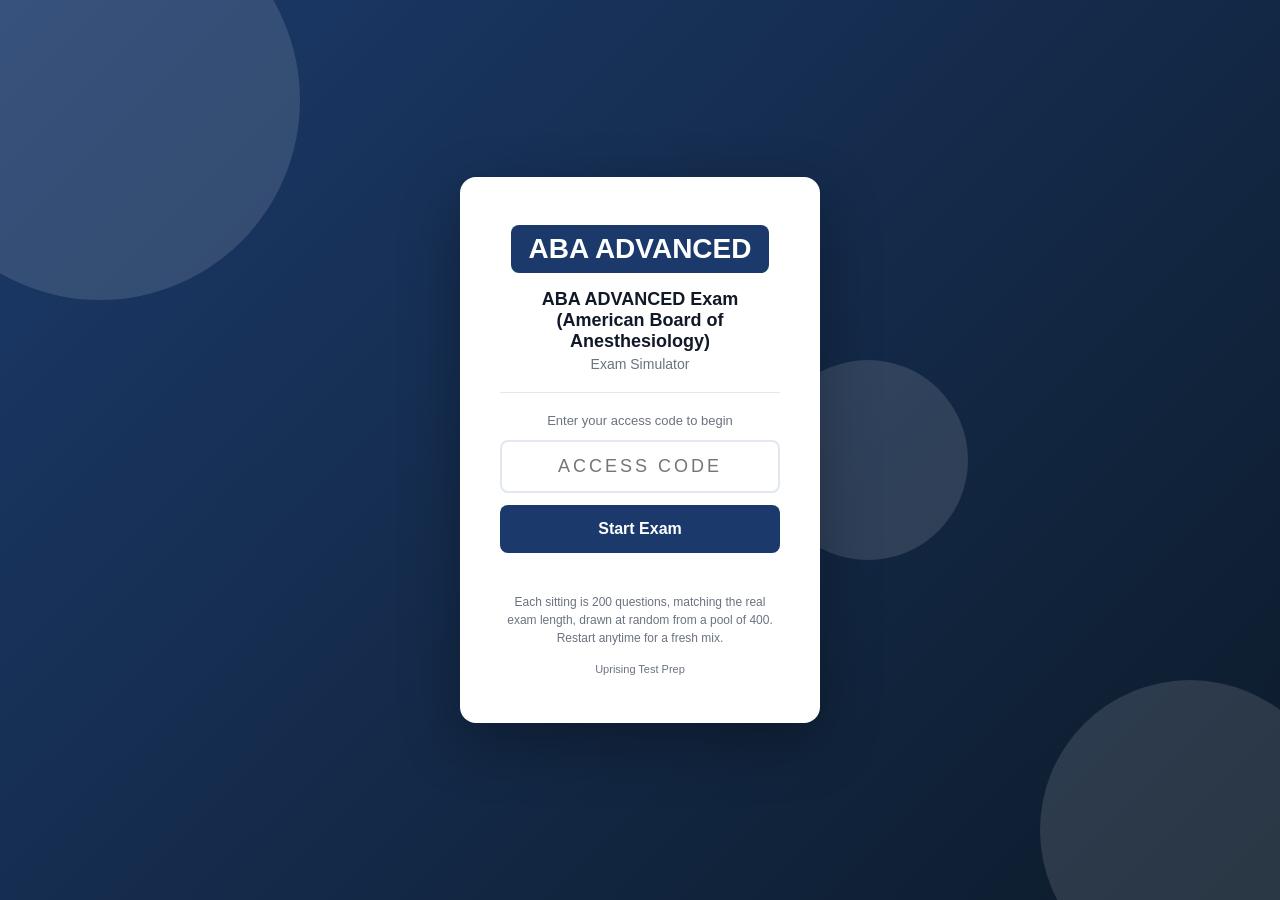
<file: index.html>
<!DOCTYPE html>
<html lang="en">
<head>
  <meta charset="UTF-8" />
  <meta name="viewport" content="width=device-width, initial-scale=1.0, viewport-fit=cover" />
  <meta name="apple-mobile-web-app-capable" content="yes" />
  <meta name="apple-mobile-web-app-status-bar-style" content="black-translucent" />
  <title>ABA ADVANCED Exam Simulator</title>
  <link rel="stylesheet" href="style.css" />
</head>
<body>

<div id="access-gate">
  <div class="gate-bg-shapes">
    <div class="shape shape-1"></div>
    <div class="shape shape-2"></div>
    <div class="shape shape-3"></div>
  </div>
  <div class="gate-card">
    <div class="gate-logo">
      <div class="logo-badge">ABA ADVANCED</div>
    </div>
    <h1 class="gate-title">ABA ADVANCED Exam (American Board of Anesthesiology)</h1>
    <p class="gate-subtitle">Exam Simulator</p>
    <div class="gate-divider"></div>
    <p class="gate-instruction">Enter your access code to begin</p>
    <input type="text" id="access-code-input" class="gate-input"
           placeholder="Access Code" autocomplete="off"
           maxlength="20" spellcheck="false" />
    <button id="access-btn" class="gate-btn">Start Exam</button>
    <p id="access-error" class="gate-error"></p>
    <p class="gate-pool-note">Each sitting is 200 questions, matching the real exam length, drawn at random from a pool of 400. Restart anytime for a fresh mix.</p>
    <p class="gate-hint">Uprising Test Prep</p>
  </div>
</div>

<div id="app" style="display:none">
  <header class="top-bar">
    <div class="bar-left">
      <span class="bar-logo">ABA ADVANCED</span>
      <span class="bar-title">Exam Simulator</span>
    </div>
    <div class="bar-right">
      <span class="bar-timer" id="timer-display">--:--</span>
      <button class="bar-btn" id="flag-btn">Flag</button>
      <button class="bar-btn bar-btn-primary" id="submit-btn">
        <span class="btn-full">Submit Exam</span>
        <span class="btn-short">Submit</span>
      </button>
    </div>
  </header>

  <div class="progress-strip">
    <div class="progress-bar" id="progress-bar"></div>
  </div>

  <main class="exam-main">
    <div class="question-panel">
      <div class="q-meta">
        <span id="q-counter"></span>
        <span id="q-domain" class="q-domain-tag"></span>
        <span id="q-flag-indicator" class="flag-chip" style="display:none">Flagged</span>
      </div>
      <!-- Shared text for a linked cluster (a clinical case, a reading
           passage). It sits ABOVE the stem, which is the one thing that
           legitimately precedes it, and repeats on every question in the
           cluster so nobody has to page backwards. -->
      <div id="q-cluster-wrap" class="cluster-wrap" style="display:none"></div>
      <p id="question-text" class="q-text"></p>
      <!-- The picture sits BELOW the question text so the simulator matches
           the printed book exactly: stem, then picture, then options. They
           used to disagree (book put the picture under the stem, simulator put
           it above), so no single wording could be true in both places, and
           184 of MLPAO's 185 image questions said "shown above" while the
           book printed the picture below the sentence. Write stems with
           neutral wording ("the strip shown", "the diagram shows") and this
           whole class of bug cannot come back. -->
      <div id="q-image-wrap" style="display:none; margin-bottom:14px;"></div>
      <div id="options-list" class="options-list"></div>
      <div id="explanation-box" class="explanation-box" style="display:none">
        <div class="explanation-label">Explanation</div>
        <p id="explanation-text" class="explanation-text"></p>
      </div>
    </div>
    <div class="nav-bar">
      <button class="nav-btn" id="prev-btn">&#8592; Prev</button>
      <button class="nav-btn nav-btn-map" id="map-btn">Question Map</button>
      <button class="nav-btn nav-btn-next" id="next-btn">Next &#8594;</button>
    </div>
  </main>
</div>

<!-- Question Map Modal -->
<div id="map-modal" style="display:none">
  <div class="map-backdrop" id="map-backdrop"></div>
  <div class="map-panel">
    <div class="map-header">
      <span class="map-title">Question Map</span>
      <button id="map-close" class="map-close-btn">&#x2715; Close</button>
    </div>
    <div class="map-legend">
      <span class="leg-item"><span class="leg-swatch leg-answered"></span>Answered</span>
      <span class="leg-item"><span class="leg-swatch leg-flagged"></span>Flagged</span>
      <span class="leg-item"><span class="leg-swatch leg-unanswered"></span>Unanswered</span>
    </div>
    <div id="q-grid" class="q-grid"></div>
  </div>
</div>

<div id="results-screen" style="display:none">
  <div class="results-card">
    <div class="res-header">
      <div class="res-badge">ABA ADVANCED</div>
      <h2 id="res-status" class="res-status"></h2>
      <p id="res-score" class="res-score"></p>
    </div>
    <div id="res-domains" class="res-domains"></div>
    <p class="mode-pool-note">This sitting drew 200 questions from a pool of 400 simulator questions. Restart for a fresh mix, or see the printed book for the full question bank.</p>
    <button id="res-review-btn" class="res-btn">Review Answers</button>
    <button id="res-restart-btn" class="res-btn res-btn-secondary">Restart</button>
  </div>
</div>

<script src="questions.js"></script>
<script src="app.js"></script>
</body>
</html>
</file>
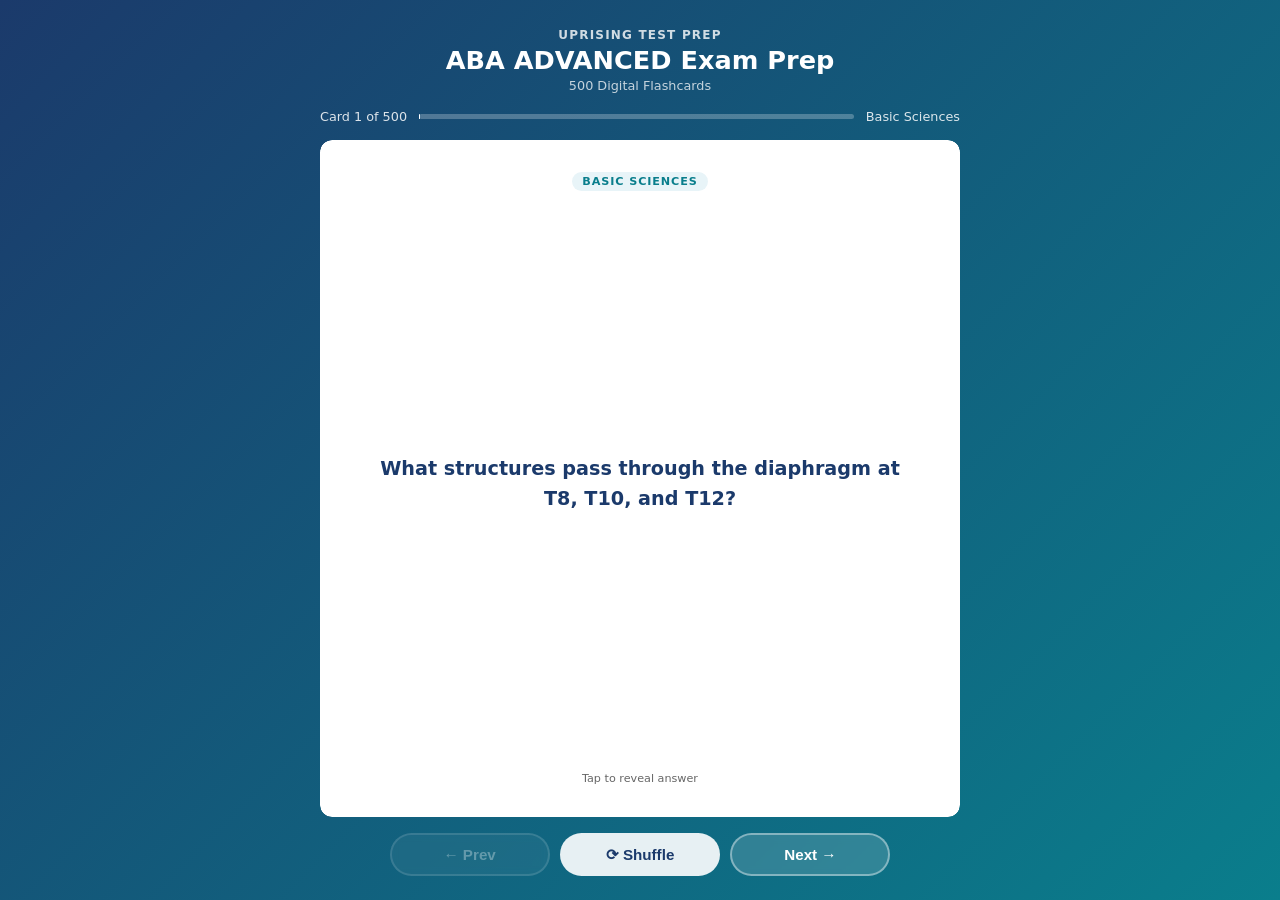
<file: flashcards/index.html>
<!DOCTYPE html>
<html lang="en">
<head>
  <meta charset="UTF-8">
  <meta name="viewport" content="width=device-width, initial-scale=1.0">
  <title>ABA ADVANCED Exam Prep: Flashcards</title>
  <style>
    :root {
      --blue:   #1B3A6B;
      --teal:   #0A7E8C;
      --ltblue: #E8F4F8;
      --white:  #FFFFFF;
      --text:   #1A1A1A;
      --muted:  #666;
      --radius: 12px;
    }
    * { box-sizing: border-box; margin: 0; padding: 0; }
    html, body { height: 100%; }
    body {
      font-family: 'Segoe UI', system-ui, sans-serif;
      background: linear-gradient(135deg, var(--blue) 0%, var(--teal) 100%);
      /* Pinned, not min-height: the page must never grow, or the controls
         get pushed below the fold on iOS where 100dvh and height:100%
         disagree. The height:100% rule above is the pre-dvh fallback. */
      height: 100dvh;
      max-height: 100dvh;
      overflow: hidden;
      display: flex;
      flex-direction: column;
      align-items: center;
      padding: 1.25rem 1rem 1rem;
      gap: 0.75rem;
      overflow-x: hidden;
    }
    header { text-align: center; color: #fff; flex-shrink: 0; }
    header .brand { font-size: 0.75rem; font-weight: 700; letter-spacing: 0.1em; opacity: 0.8; text-transform: uppercase; }
    header h1 { font-size: 1.3rem; font-weight: 800; margin-top: 0.2rem; }
    header .subtitle { font-size: 0.8rem; opacity: 0.75; margin-top: 0.15rem; }
    #progress-info {
      display: flex; align-items: center; gap: 0.75rem;
      color: rgba(255,255,255,0.85); font-size: 0.8rem;
      flex-shrink: 0; width: 100%; max-width: 640px;
    }
    #progress-bar-track {
      flex: 1; background: rgba(255,255,255,0.25);
      border-radius: 4px; height: 5px;
    }
    #progress-bar-fill { height: 100%; background: #fff; border-radius: 4px; transition: width 0.3s; }
    .card-scene {
      width: 100%; max-width: 640px;
      perspective: 1200px;
      cursor: pointer;
      flex: 1; min-height: 0;
      display: flex; flex-direction: column;
    
      /* WebKit does not clip overflow inside a preserve-3d context, so the
         answer pane's own clip is dropped and a long answer paints over the
         Prev/Next row. This element only sets the perspective and is NOT
         itself in the 3D context, so its clip is honoured in every engine. */
      overflow: hidden;
      border-radius: var(--radius);
    }
    .card-inner {
      position: relative; width: 100%;
      flex: 1; min-height: 0;
      transition: transform 0.55s cubic-bezier(.4,0,.2,1);
      transform-style: preserve-3d;
    }
    .card-scene.flipped .card-inner { transform: rotateY(180deg); }
    .card-face {
      position: absolute; inset: 0;
      backface-visibility: hidden; -webkit-backface-visibility: hidden;
      border-radius: var(--radius);
      display: flex; flex-direction: column;
      padding: 1.5rem 1.75rem;
      box-shadow: 0 12px 40px rgba(0,0,0,0.2);
      overflow: hidden;
    
      /* Painting through a mask forces WebKit to allocate a real clipping
         layer for a 3D-transformed element, which is what makes the
         overflow:hidden and the rounded corners above actually apply. */
      -webkit-mask-image: -webkit-radial-gradient(#fff, #000);
              mask-image: radial-gradient(#fff, #000);
    }
    .card-front { background: var(--white); align-items: center; justify-content: center; }
    .card-back  { background: var(--ltblue); transform: rotateY(180deg); }
    .card-badge {
      font-size: 0.7rem; font-weight: 700; text-transform: uppercase;
      letter-spacing: 0.08em;
      background: var(--ltblue); color: var(--teal);
      padding: 0.2rem 0.65rem; border-radius: 20px;
      margin-bottom: 0.85rem; flex-shrink: 0;
    }
    .card-back .card-badge { background: rgba(10,126,140,0.12); }
    .card-front .q-text {
      font-size: 1.1rem; font-weight: 600; color: var(--blue); line-height: 1.55;
      text-align: center; overflow-y: auto; flex: 1;
      display: flex; align-items: center; justify-content: center;
      scrollbar-width: thin; scrollbar-color: rgba(27,58,107,0.3) transparent;
    }
    .card-back .a-label { font-size: 0.7rem; font-weight: 700; color: var(--teal); text-transform: uppercase; letter-spacing: 0.08em; margin-bottom: 0.4rem; flex-shrink: 0; }
    .card-back .a-text  {
      font-size: 0.975rem; color: var(--text); line-height: 1.65;
      overflow-y: auto; flex: 1; min-height: 0; padding-right: 4px;
      scrollbar-width: thin; scrollbar-color: rgba(10,126,140,0.4) transparent;
    
      -webkit-overflow-scrolling: touch;
      overscroll-behavior: contain;
    }
    .card-back .a-text::-webkit-scrollbar { width: 4px; }
    .card-back .a-text::-webkit-scrollbar-track { background: transparent; }
    .card-back .a-text::-webkit-scrollbar-thumb { background: rgba(10,126,140,0.4); border-radius: 4px; }
    .tap-hint { flex-shrink: 0; margin-top: 0.6rem; font-size: 0.7rem; color: var(--muted); text-align: center; }
    .card-back .tap-hint { color: var(--teal); opacity: 0.7; }
    .controls {
      display: flex; gap: 0.65rem; flex-wrap: nowrap;
      justify-content: center; flex-shrink: 0;
      width: 100%; max-width: 640px;
      padding-bottom: env(safe-area-inset-bottom, 0px);
    }
    .btn {
      padding: 0.6rem 1.2rem; border-radius: 50px;
      border: 2px solid rgba(255,255,255,0.4);
      background: rgba(255,255,255,0.15); color: #fff;
      font-weight: 700; font-size: 0.875rem; cursor: pointer;
      transition: all 0.2s; backdrop-filter: blur(4px);
      white-space: nowrap; flex: 1; max-width: 160px;
    }
    .btn:hover { background: rgba(255,255,255,0.3); border-color: rgba(255,255,255,0.7); }
    .btn:active { transform: scale(0.96); }
    .btn:disabled { opacity: 0.35; cursor: not-allowed; }
    .btn.btn-primary { background: rgba(255,255,255,0.9); color: var(--blue); border-color: transparent; }
    .btn.btn-primary:hover { background: #fff; }
    #loading { color: rgba(255,255,255,0.8); font-size: 1rem; text-align: center; padding: 3rem; flex: 1; }
    @media (min-width: 768px) {
      body { padding: 1.75rem 1.5rem 1.5rem; gap: 1rem; }
      header h1 { font-size: 1.6rem; }
      .card-face { padding: 2rem 2.5rem; }
      .card-front .q-text { font-size: 1.2rem; }
      .card-back .a-text { font-size: 1.05rem; }
      .btn { font-size: 0.95rem; padding: 0.65rem 1.4rem; }
    }
    @media (max-width: 380px) {
      body { padding: 0.75rem; gap: 0.5rem; }
      header .brand { font-size: 0.65rem; }
      header h1 { font-size: 1.1rem; }
      header .subtitle { display: none; }
      .card-face { padding: 1rem 1.1rem; }
      .card-front .q-text { font-size: 0.975rem; }
      .card-back .a-text { font-size: 0.875rem; }
      .btn { font-size: 0.8rem; padding: 0.5rem 0.75rem; }
    }
  </style>
</head>
<body>
<header>
  <div class="brand">Uprising Test Prep</div>
  <h1>ABA ADVANCED Exam Prep</h1>
  <div class="subtitle">500 Digital Flashcards</div>
</header>
<div id="progress-info">
  <span id="card-counter">Card 1 of 500</span>
  <div id="progress-bar-track"><div id="progress-bar-fill" style="width:0%"></div></div>
  <span id="domain-label"></span>
</div>
<div id="loading">Loading flashcards...</div>
<div class="card-scene" id="card-scene" style="display:none" onclick="flipCard()">
  <div class="card-inner" id="card-inner">
    <div class="card-face card-front">
      <div class="card-badge" id="front-badge"></div>
      <div class="q-text" id="q-text"></div>
      <div class="tap-hint">Tap to reveal answer</div>
    </div>
    <div class="card-face card-back">
      <div class="card-badge" id="back-badge">Answer</div>
      <div class="a-label">Answer</div>
      <div class="a-text" id="a-text"></div>
      <div class="tap-hint">Tap to flip back</div>
    </div>
  </div>
</div>
<div class="controls" id="controls" style="display:none">
  <button class="btn" id="prev-btn" onclick="event.stopPropagation();move(-1)" disabled>&#8592; Prev</button>
  <button class="btn btn-primary" onclick="event.stopPropagation();shuffleCards()">&#10227; Shuffle</button>
  <button class="btn" id="next-btn" onclick="event.stopPropagation();move(1)">Next &#8594;</button>
</div>
<script>
const DOMAIN_LABELS = {
  basic_sciences: "Basic Sciences",
  clinical_sciences: "Clinical Sciences",
  organ_based_sciences: "Organ-Based Sciences",
  clinical_subspecialties: "Clinical Subspecialties",
  special_problems_in_anesthesiology: "Special Problems in Anesthesiology",
};
let cards   = [];
let current = 0;
async function init() {
  try {
    const res = await fetch('flashcards.json');
    if (!res.ok) throw new Error('Network error');
    cards = await res.json();
    document.getElementById('loading').style.display    = 'none';
    document.getElementById('card-scene').style.display = 'flex';
    document.getElementById('controls').style.display   = 'flex';
    show();
  } catch (e) {
    document.getElementById('loading').textContent = 'Error loading flashcards. Please try refreshing.';
  }
}
function domainLabel(key) {
  return DOMAIN_LABELS[key] || key.replace(/_/g, ' ').replace(/\b\w/g, c => c.toUpperCase());
}
function show() {
  const c = cards[current];
  document.getElementById('card-scene').classList.remove('flipped');
  document.getElementById('a-text').scrollTop = 0;
  const label = domainLabel(c.domain || c.chapter || '');
  document.getElementById('q-text').textContent       = c.front;
  document.getElementById('a-text').textContent       = c.back;
  document.getElementById('front-badge').textContent  = label;
  document.getElementById('back-badge').textContent   = label;
  document.getElementById('card-counter').textContent = `Card ${current+1} of ${cards.length}`;
  document.getElementById('domain-label').textContent = label;
  document.getElementById('progress-bar-fill').style.width = `${((current+1)/cards.length*100).toFixed(1)}%`;
  document.getElementById('prev-btn').disabled = current === 0;
  document.getElementById('next-btn').disabled = current === cards.length - 1;
}
function flipCard() { document.getElementById('card-scene').classList.toggle('flipped'); }
function move(dir) {
  const next = current + dir;
  if (next < 0 || next >= cards.length) return;
  current = next; show();
}
function shuffleCards() {
  for (let i = cards.length - 1; i > 0; i--) {
    const j = Math.floor(Math.random() * (i+1));
    [cards[i], cards[j]] = [cards[j], cards[i]];
  }
  current = 0; show();
}
document.addEventListener('keydown', e => {
  if (e.key === 'ArrowRight' || e.key === 'ArrowDown') move(1);
  else if (e.key === 'ArrowLeft' || e.key === 'ArrowUp') move(-1);
  else if (e.key === ' ' || e.key === 'Enter') { e.preventDefault(); flipCard(); }
});
init();
</script>
</body>
</html>
</file>
<file: style.css>
/* ABAADV Exam Simulator, Styles */
:root {
  --primary:   #1B3A6B;
  --pass:      #059669;
  --fail:      #DC2626;
  --bg:        #F3F4F8;
  --card:      #FFFFFF;
  --border:    #E2E8F0;
  --text:      #111827;
  --muted:     #6B7280;
  --radius:    10px;
}
*, *::before, *::after { box-sizing: border-box; margin: 0; padding: 0; }
body {
  font-family: -apple-system, BlinkMacSystemFont, "Segoe UI", sans-serif;
  background: var(--bg);
  color: var(--text);
  height: 100vh;
  height: 100dvh;
  overflow: hidden;
  -webkit-text-size-adjust: 100%;
}

/* ── Access Gate ─────────────────────────────────────────────────────────── */
#access-gate {
  display: flex;
  align-items: center;
  justify-content: center;
  height: 100vh;
  height: 100dvh;
  background: linear-gradient(135deg, var(--primary) 0%, #0d1b2a 100%);
  position: relative;
  overflow: hidden;
  padding: 20px;
  padding-top: max(20px, env(safe-area-inset-top));
  padding-bottom: max(20px, env(safe-area-inset-bottom));
}
.gate-bg-shapes { position: absolute; inset: 0; pointer-events: none; }
.shape { position: absolute; border-radius: 50%; opacity: .12; background: #fff; }
.shape-1 { width: 400px; height: 400px; top: -100px; left: -100px; }
.shape-2 { width: 300px; height: 300px; bottom: -80px; right: -60px; }
.shape-3 { width: 200px; height: 200px; top: 40%; left: 60%; }
.gate-card {
  background: #fff;
  border-radius: 16px;
  padding: 48px 40px;
  text-align: center;
  width: 100%;
  max-width: 360px;
  position: relative;
  z-index: 1;
  box-shadow: 0 20px 60px rgba(0,0,0,.3);
}
.logo-badge {
  display: inline-block;
  background: var(--primary);
  color: #fff;
  font-weight: 800;
  font-size: 28px;
  padding: 8px 18px;
  border-radius: 8px;
}
.gate-title { font-size: 18px; font-weight: 700; margin-top: 16px; color: var(--text); }
.gate-subtitle { color: var(--muted); font-size: 14px; margin-top: 4px; }
.gate-divider { height: 1px; background: var(--border); margin: 20px 0; }
.gate-instruction { font-size: 13px; color: var(--muted); margin-bottom: 12px; }
.gate-input {
  width: 100%;
  padding: 14px 16px;
  border: 2px solid var(--border);
  border-radius: 8px;
  font-size: 18px;
  text-align: center;
  text-transform: uppercase;
  letter-spacing: 3px;
  outline: none;
}
.gate-input:focus { border-color: var(--primary); }
.gate-btn {
  width: 100%;
  margin-top: 12px;
  padding: 15px;
  background: var(--primary);
  color: #fff;
  border: none;
  border-radius: 8px;
  font-size: 16px;
  font-weight: 600;
  cursor: pointer;
  -webkit-tap-highlight-color: transparent;
}
.gate-btn:hover { opacity: .9; }
.gate-error { color: var(--fail); font-size: 13px; margin-top: 8px; min-height: 18px; }
.gate-pool-note { color: var(--muted); font-size: 12px; margin-top: 14px; line-height: 1.5; }
.gate-hint { color: var(--muted); font-size: 11px; margin-top: 16px; }
.mode-pool-note { color: var(--muted); font-size: 13px; margin: 10px 0 18px; line-height: 1.5; }

/* ── App shell ───────────────────────────────────────────────────────────── */
#app {
  display: flex;
  flex-direction: column;
  height: 100vh;
  height: 100dvh;
  padding-top: env(safe-area-inset-top);
}
.top-bar {
  display: flex;
  justify-content: space-between;
  align-items: center;
  background: var(--primary);
  color: #fff;
  padding: 0 20px;
  padding-left: max(20px, env(safe-area-inset-left));
  padding-right: max(20px, env(safe-area-inset-right));
  height: 52px;
  flex-shrink: 0;
  gap: 8px;
}
.bar-left { display: flex; align-items: center; gap: 8px; min-width: 0; }
.bar-logo { font-weight: 800; font-size: 18px; flex-shrink: 0; }
.bar-title { font-size: 14px; opacity: .8; white-space: nowrap; overflow: hidden; text-overflow: ellipsis; }
.bar-right { display: flex; align-items: center; gap: 8px; flex-shrink: 0; }
.bar-timer {
  font-variant-numeric: tabular-nums;
  font-size: 16px;
  font-weight: 600;
  min-width: 68px;
  text-align: right;
}
.bar-btn {
  padding: 7px 13px;
  background: rgba(255,255,255,.15);
  border: 1px solid rgba(255,255,255,.3);
  color: #fff;
  border-radius: 6px;
  cursor: pointer;
  font-size: 13px;
  white-space: nowrap;
  -webkit-tap-highlight-color: transparent;
  touch-action: manipulation;
}
.bar-btn:hover { background: rgba(255,255,255,.25); }
.bar-btn-primary {
  background: #fff;
  color: var(--primary);
  border-color: #fff;
  font-weight: 600;
}
.bar-btn-primary:hover { background: #f0f0f0; }
.btn-short { display: none; }
.btn-full  { display: inline; }

.progress-strip { height: 4px; background: rgba(0,0,0,.1); flex-shrink: 0; }
.progress-bar   { height: 100%; background: #4ade80; transition: width .3s; }

/* ── Main exam area ──────────────────────────────────────────────────────── */
.exam-main {
  flex: 1;
  overflow: hidden;
  display: flex;
  flex-direction: column;
  padding: 16px 20px 0;
  padding-left: max(16px, env(safe-area-inset-left));
  padding-right: max(16px, env(safe-area-inset-right));
  min-height: 0;
}
.question-panel { flex: 1; overflow-y: auto; padding-bottom: 12px; -webkit-overflow-scrolling: touch; }
.q-meta {
  display: flex;
  align-items: center;
  gap: 8px;
  margin-bottom: 12px;
  font-size: 13px;
  color: var(--muted);
  flex-wrap: wrap;
}
.q-domain-tag {
  background: var(--primary);
  color: #fff;
  padding: 2px 8px;
  border-radius: 4px;
  font-size: 11px;
  font-weight: 600;
}
.flag-chip {
  background: #FEF3C7;
  color: #92400E;
  padding: 2px 8px;
  border-radius: 4px;
  font-size: 11px;
  font-weight: 600;
}
.cluster-wrap {
  border-left: 4px solid var(--primary, #1B3A6B);
  background: #F2F6FC; border-radius: 8px;
  padding: 10px 14px; margin-bottom: 16px;
}
.cluster-label {
  font-size: 11px; font-weight: 700; letter-spacing: 0.06em;
  text-transform: uppercase; color: var(--primary, #1B3A6B); margin-bottom: 6px;
}
.cluster-body {
  max-height: 38vh; overflow-y: auto; font-size: 15px; line-height: 1.6;
  -webkit-overflow-scrolling: touch;
}
.cluster-body p + p { margin-top: 10px; }
@media (min-width: 1100px) { .cluster-body { max-height: 52vh; } }

.q-image {
  max-width: 100%;
  /* Cap the height too. With only max-width, a tall exhibit renders at full
     width and pushes the stem and every option below the fold, so the question
     looks like it has no answers until the candidate scrolls. Found on CNPLE. */
  max-height: 62vh;
  width: auto;
  height: auto;
  object-fit: contain;
  border-radius: 6px;
  border: 1px solid var(--border);
  display: block;
  margin-bottom: 14px;
}
.q-text { font-size: 16px; line-height: 1.65; margin-bottom: 20px; }
.options-list { display: flex; flex-direction: column; gap: 10px; }
.option {
  display: flex;
  align-items: flex-start;
  gap: 12px;
  padding: 15px 16px;
  background: var(--card);
  border: 2px solid var(--border);
  border-radius: var(--radius);
  cursor: pointer;
  transition: .15s;
  -webkit-tap-highlight-color: transparent;
  touch-action: manipulation;
  min-height: 52px;
}
.option:hover  { border-color: var(--primary); background: #F8FAFF; }
.option.selected  { border-color: var(--primary); background: #EEF3FF; }
.option.correct   { border-color: #059669; background: #ECFDF5; }
.option.incorrect { border-color: #DC2626; background: #FEF2F2; }
.explanation-box {
  margin-top: 20px;
  padding: 16px 18px;
  background: #F0F9FF;
  border-left: 4px solid #2563EB;
  border-radius: 6px;
}
.explanation-label {
  font-size: 11px;
  font-weight: 700;
  text-transform: uppercase;
  letter-spacing: .06em;
  color: #2563EB;
  margin-bottom: 8px;
}
.explanation-text { font-size: 14.5px; line-height: 1.7; color: #1e293b; margin: 0; }
.opt-letter { font-weight: 700; font-size: 15px; color: var(--primary); min-width: 22px; padding-top: 1px; flex-shrink: 0; }
.opt-text   { font-size: 15px; line-height: 1.5; }

/* ── Nav bar ─────────────────────────────────────────────────────────────── */
.nav-bar {
  display: flex;
  align-items: center;
  gap: 8px;
  padding: 10px 0;
  padding-bottom: max(14px, env(safe-area-inset-bottom));
  flex-shrink: 0;
}
.nav-btn {
  flex: 1;
  padding: 13px 8px;
  background: var(--card);
  border: 1px solid var(--border);
  border-radius: 8px;
  cursor: pointer;
  font-size: 15px;
  font-weight: 500;
  text-align: center;
  -webkit-tap-highlight-color: transparent;
  touch-action: manipulation;
  min-height: 48px;
}
.nav-btn:hover      { background: #f0f0f0; }
.nav-btn-map {
  background: var(--bg);
  border-color: var(--primary);
  color: var(--primary);
  font-weight: 600;
}
.nav-btn-map:hover { background: #EEF3FF; }
.nav-btn-next {
  background: var(--primary);
  color: #fff;
  border-color: var(--primary);
}
.nav-btn-next:hover { opacity: .9; }

/* ── Question Map Modal ──────────────────────────────────────────────────── */
#map-modal {
  position: fixed;
  inset: 0;
  z-index: 1000;
  display: flex;
  flex-direction: column;
  justify-content: flex-end;
}
.map-backdrop { position: absolute; inset: 0; background: rgba(0,0,0,.5); }
.map-panel {
  position: relative;
  background: #fff;
  border-radius: 20px 20px 0 0;
  padding: 20px;
  padding-bottom: max(20px, env(safe-area-inset-bottom));
  max-height: 80vh;
  max-height: 80dvh;
  display: flex;
  flex-direction: column;
  box-shadow: 0 -4px 30px rgba(0,0,0,.2);
}
.map-header {
  display: flex;
  align-items: center;
  justify-content: space-between;
  margin-bottom: 12px;
  flex-shrink: 0;
}
.map-title { font-size: 17px; font-weight: 700; color: var(--text); }
.map-close-btn {
  padding: 8px 16px;
  background: var(--bg);
  border: 1px solid var(--border);
  border-radius: 8px;
  cursor: pointer;
  font-size: 14px;
  font-weight: 500;
  min-height: 40px;
  -webkit-tap-highlight-color: transparent;
  touch-action: manipulation;
}
.map-close-btn:hover { background: #e5e7eb; }
.map-legend { display: flex; gap: 16px; margin-bottom: 14px; flex-shrink: 0; flex-wrap: wrap; }
.leg-item { display: flex; align-items: center; gap: 6px; font-size: 13px; color: var(--muted); }
.leg-swatch {
  width: 16px;
  height: 16px;
  border-radius: 3px;
  border: 1px solid var(--border);
  background: var(--card);
  display: inline-block;
  flex-shrink: 0;
}
.leg-swatch.leg-answered  { background: var(--primary); border-color: var(--primary); }
.leg-swatch.leg-flagged   { background: #FEF3C7; border-color: #F59E0B; }
.leg-swatch.leg-unanswered { background: var(--card); }
.q-grid {
  display: flex;
  flex-wrap: wrap;
  gap: 6px;
  overflow-y: auto;
  flex: 1;
  padding-bottom: 8px;
  -webkit-overflow-scrolling: touch;
}
.grid-btn {
  width: 40px;
  height: 40px;
  border: 1px solid var(--border);
  border-radius: 6px;
  background: var(--card);
  font-size: 12px;
  cursor: pointer;
  font-weight: 500;
  -webkit-tap-highlight-color: transparent;
  touch-action: manipulation;
}
.grid-btn.answered { background: var(--primary); color: #fff; border-color: var(--primary); }
.grid-btn.flagged  { background: #FEF3C7; border-color: #F59E0B; }
.grid-btn.active   { outline: 3px solid var(--primary); outline-offset: 2px; }

/* ── Results ─────────────────────────────────────────────────────────────── */
#results-screen {
  display: flex;
  align-items: flex-start;
  justify-content: center;
  min-height: 100vh;
  min-height: 100dvh;
  background: var(--bg);
  overflow-y: auto;
  -webkit-overflow-scrolling: touch;
  padding: 20px 16px;
  padding-top: max(20px, env(safe-area-inset-top));
  padding-bottom: max(20px, env(safe-area-inset-bottom));
}
.results-card {
  background: var(--card);
  border-radius: 16px;
  padding: 40px;
  max-width: 480px;
  width: 100%;
  box-shadow: 0 8px 30px rgba(0,0,0,.1);
}
.res-header { text-align: center; margin-bottom: 24px; }
.res-badge {
  display: inline-block;
  background: var(--primary);
  color: #fff;
  font-weight: 800;
  font-size: 22px;
  padding: 6px 16px;
  border-radius: 8px;
}
.res-status { font-size: 36px; font-weight: 800; margin-top: 12px; }
.res-score  { font-size: 18px; color: var(--muted); margin-top: 4px; }
.res-domains { margin-bottom: 24px; display: flex; flex-direction: column; gap: 10px; }
.res-domain-row { display: flex; align-items: center; gap: 8px; font-size: 13px; }
.res-domain-name { width: 160px; font-weight: 500; flex-shrink: 0; }
.res-domain-bar-wrap { flex: 1; background: #E5E7EB; border-radius: 4px; height: 8px; overflow: hidden; }
.res-domain-bar { height: 100%; border-radius: 4px; transition: width .5s; }
.res-domain-pct { width: 36px; text-align: right; font-weight: 600; }
.res-btn {
  width: 100%;
  padding: 15px;
  background: var(--primary);
  color: #fff;
  border: none;
  border-radius: 8px;
  font-size: 15px;
  font-weight: 600;
  cursor: pointer;
  margin-bottom: 10px;
  min-height: 52px;
  -webkit-tap-highlight-color: transparent;
  touch-action: manipulation;
}
.res-btn:hover { opacity: .9; }
.res-btn-secondary {
  background: transparent;
  color: var(--primary);
  border: 2px solid var(--primary);
}
.res-btn-secondary:hover { background: var(--primary); color: #fff; }

/* ── Mobile breakpoint (phones ≤ 640px) ─────────────────────────────────── */
@media (max-width: 640px) {
  /* Gate card */
  .gate-card { padding: 32px 24px; }

  /* Top bar: hide long title text, swap Submit label */
  .bar-title  { display: none; }
  .btn-full   { display: none; }
  .btn-short  { display: inline; }
  .bar-right  { gap: 6px; }
  .bar-btn    { padding: 6px 10px; font-size: 12px; }
  .bar-timer  { font-size: 14px; min-width: 58px; }

  /* Exam main */
  .exam-main { padding: 12px 14px 0; }
  .q-text { font-size: 16px; }
  .opt-text { font-size: 15px; }

  /* Nav bar, bigger touch targets */
  .nav-btn { font-size: 14px; padding: 14px 6px; }

  /* Results */
  .results-card { padding: 28px 20px; }
  .res-domain-name { width: 110px; font-size: 12px; }
  .res-domain-pct  { font-size: 12px; }
  .res-status { font-size: 30px; }

  /* Map grid, slightly bigger buttons on phones */
  .grid-btn { width: 42px; height: 42px; }
}

/* ── Very small phones (≤ 380px) ────────────────────────────────────────── */
@media (max-width: 380px) {
  .bar-logo { font-size: 15px; }
  .bar-btn  { padding: 5px 8px; font-size: 11px; }
  .bar-timer { font-size: 13px; min-width: 52px; }
  .nav-btn  { font-size: 13px; }
  .grid-btn { width: 38px; height: 38px; font-size: 11px; }
}
</file>
